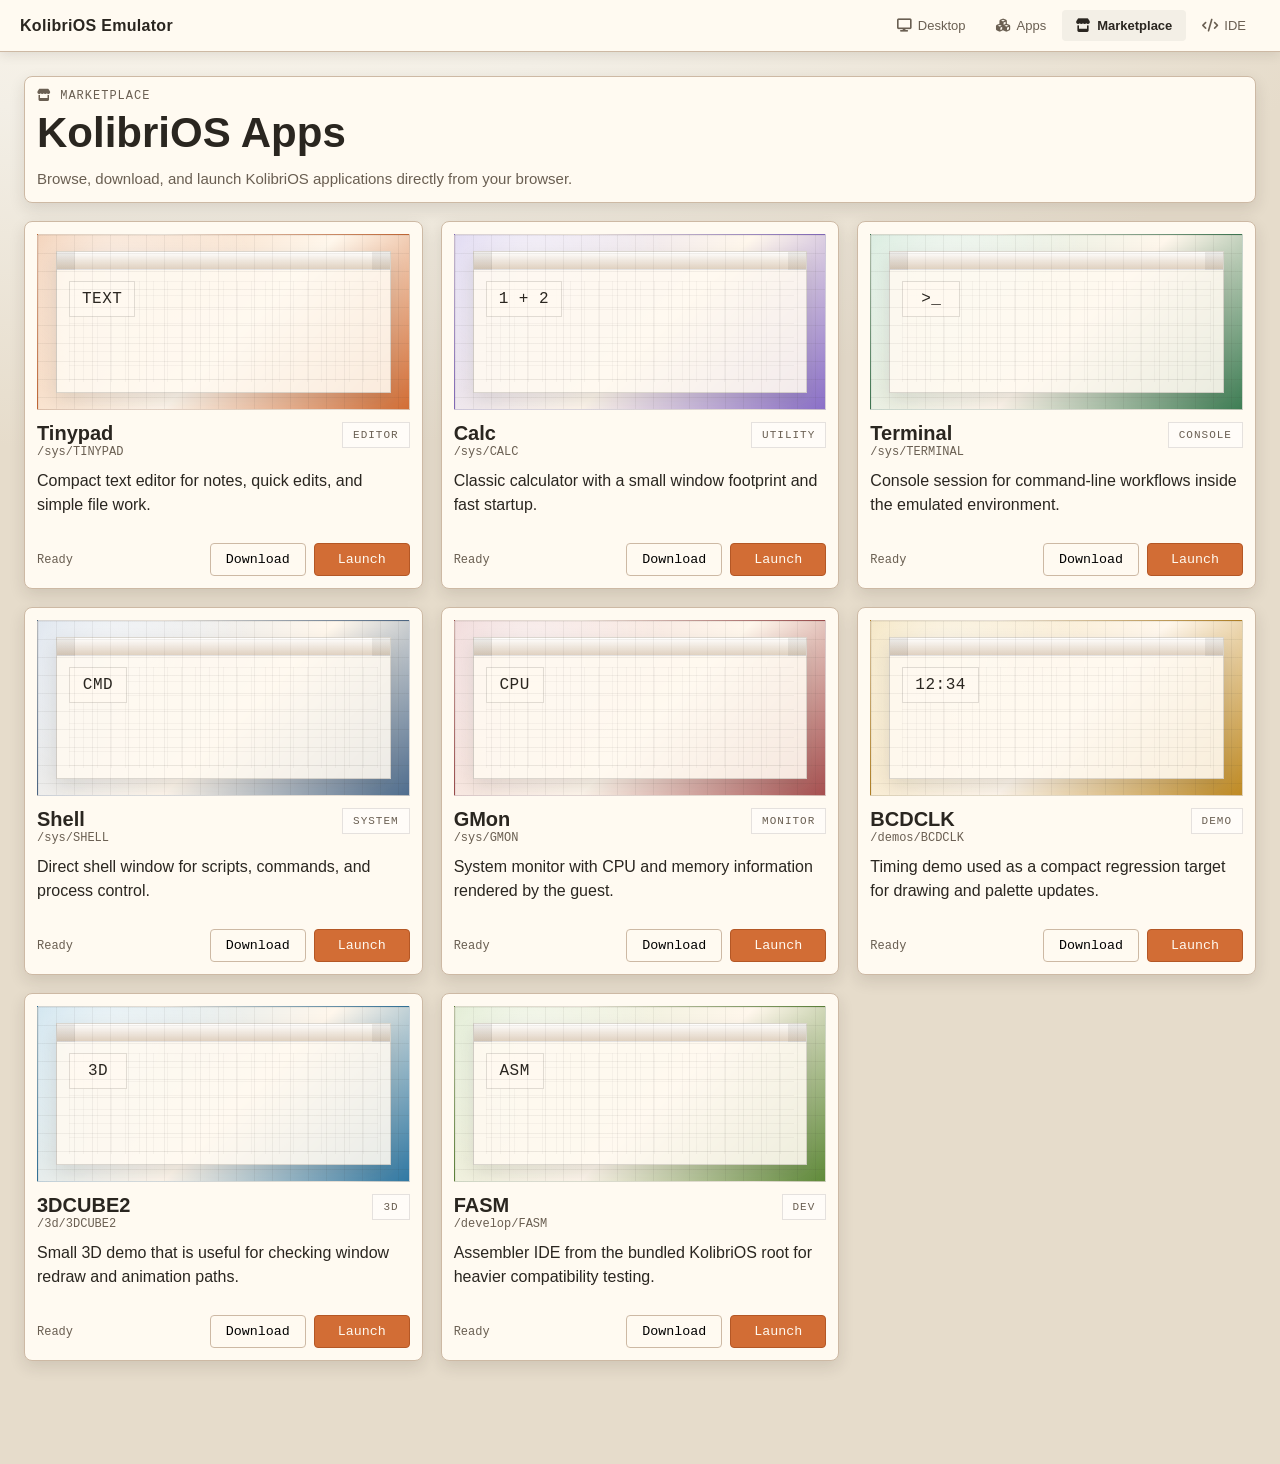
<file: marketplace.html>
<!doctype html>
<html lang="en">
  <head>
    <meta charset="UTF-8" />
    <meta name="viewport" content="width=device-width, initial-scale=1.0" />
    <title>KolibriOS Marketplace</title>
    <link rel="stylesheet" href="https://cdnjs.cloudflare.com/ajax/libs/font-awesome/6.5.1/css/all.min.css" />
    <link rel="stylesheet" href="src/style.css" />
  </head>
  <body class="storage-page">
    <nav class="navbar">
      <a href="index.html" class="navbar-brand">KolibriOS Emulator</a>
      <div class="navbar-links">
        <a href="launcher.html"><i class="fa-solid fa-display"></i> Desktop</a>
        <a href="apps.html"><i class="fa-solid fa-cubes"></i> Apps</a>
        <a href="marketplace.html" class="active"><i class="fa-solid fa-store"></i> Marketplace</a>
        <a href="ide/index.html"><i class="fa-solid fa-code"></i> IDE</a>
      </div>
    </nav>
    <div id="app" class="storage-app">
      <div id="screenPanel" class="storage-screen-panel">
        <div class="workspace storage-workspace" id="workspace">
          <div class="workspace-empty" id="workspaceEmpty" aria-hidden="true"></div>
        </div>
      </div>

      <aside class="storage-overlay">
        <section class="card storage-hero">
          <div class="card-title"><i class="fa-solid fa-store"></i> Marketplace</div>
          <div class="storage-hero-title">KolibriOS Apps</div>
          <p class="storage-hero-text">Browse, download, and launch KolibriOS applications directly from your browser.</p>
        </section>

        <section class="storage-catalog" id="storageCatalog"></section>

        <div class="storage-hidden-ui" aria-hidden="true">
          <div class="status" id="status"><i class="fa-solid fa-spinner fa-pulse"></i> Preparing catalog...</div>
          <input id="fileInput" type="file" accept=".kex,.bin,.com" tabindex="-1" />
          <button id="pickRootBtn" type="button" tabindex="-1">Pick FS Root</button>
          <button id="clearRootBtn" type="button" tabindex="-1">Clear FS Root</button>
          <button id="runBtn" type="button" tabindex="-1">Run</button>
          <button id="stopBtn" type="button" tabindex="-1">Stop</button>
          <label><input id="traceSyscalls" type="checkbox" tabindex="-1" /></label>
          <label><input id="traceImages" type="checkbox" tabindex="-1" /></label>
          <label><input id="traceOpcodes" type="checkbox" tabindex="-1" /></label>
          <div id="fsRootStatus">FS root: preparing...</div>
          <div id="sessionInfo">Session idle</div>
          <pre id="info">No image loaded.</pre>
          <pre id="log">Ready.</pre>
        </div>
      </aside>
    </div>

    <script>
      window.KosEmuPageConfig = {
        skipPersistedRootRestore: true
      };
    </script>
    <script src="src/boot.js"></script>
    <script src="src/vendor/lzma_worker-min.js"></script>
    <script src="src/vendor/fflate-umd.js"></script>
    <script src="src/format/bytes.js"></script>
    <script src="src/format/kex-loader.js"></script>
    <script src="src/gfx/font-5x7.js"></script>
    <script src="src/gfx/kolibri-font-assets.js"></script>
    <script src="src/gfx/kolibri-font.js"></script>
    <script src="src/gfx/kolibri-skin-assets.js"></script>
    <script src="src/gfx/kolibri-skin.js"></script>
    <script src="src/gfx/surface.js"></script>
    <script src="src/core/access.js"></script>
    <script src="src/libs/registry.js"></script>
    <script src="src/libs/http.obj.js"></script>
    <script src="src/libs/cnv_png.obj.js"></script>
    <script src="src/libs/libimg.obj.js"></script>
    <script src="src/libs/libini.obj.js"></script>
    <script src="src/libs/runtime.js"></script>
    <script src="src/host/environment.js"></script>
    <script src="src/core/runtime.js"></script>
    <script src="src/core/execute.js"></script>
    <script src="src/syscall/dispatcher.js"></script>
    <script src="src/core/wasm.js"></script>
    <script src="src/core/wasm-glue.js"></script>
    <script src="src/emulator.js"></script>
    <script src="src/ui/fs.js"></script>
    <script src="src/ui/app.js"></script>
    <script src="src/ui/fs-root.js"></script>
    <script src="src/ui/session.js"></script>
    <script src="src/ui/session-manager.js"></script>
    <script src="assets_kolibrios/builtin-root-data.js"></script>
    <script src="src/app.js"></script>
    <script src="src/ui/storage.js"></script>
  </body>
</html>
</file>
<file: src/style.css>
:root {
  --bg: #f3efe6;
  --bg2: #e6dccb;
  --panel: #fffaf1;
  --ink: #2a2620;
  --muted: #6a5f52;
  --accent: #d26d35;
  --accent-dark: #b45725;
  --border: #cdb9a4;
  --shadow: rgba(40, 32, 24, 0.12);
  --mono: "Cascadia Code", "Fira Code", "Consolas", monospace;
  --sans: "Trebuchet MS", "Lucida Sans Unicode", "Lucida Grande", sans-serif;
  --radius: 8px;
  --radius-sm: 4px;
  --transition: 160ms ease;
  --navbar-height: 52px;
}

* {
  box-sizing: border-box;
}

body {
  margin: 0;
  font-family: var(--sans);
  color: var(--ink);
  background:
    radial-gradient(1200px 600px at 15% -10%, #fff8ec 0%, var(--bg) 45%, var(--bg2) 100%),
    repeating-linear-gradient(45deg, rgba(255, 255, 255, 0.15) 0, rgba(255, 255, 255, 0.15) 1px, transparent 1px, transparent 12px);
  min-height: 100vh;
}

body.launcher-page {
  background: #000;
  color: #e6e6e6;
  overflow: hidden;
}

#app {
  max-width: 1200px;
  margin: 0 auto;
  padding: 24px;
  display: flex;
  flex-direction: column;
  gap: 20px;
}

body.launcher-page #app {
  max-width: none;
  margin: 0;
  padding: 0;
  min-height: 100vh;
}

.launcher-app {
  position: relative;
  min-height: 100vh;
}

.launcher-toolbar {
  position: fixed;
  top: 64px;
  left: 50%;
  z-index: 60;
  display: flex;
  align-items: center;
  justify-content: center;
  flex-wrap: wrap;
  gap: 10px;
  opacity: 0;
  pointer-events: none;
  transform: translateX(-50%) translateY(-10px);
  transition: opacity 160ms ease, transform 160ms ease;
  max-width: calc(100vw - 40px);
}

.launcher-status {
  min-height: 32px;
  display: inline-flex;
  align-items: center;
  padding: 6px 12px;
  border: 1px solid rgba(255, 255, 255, 0.16);
  background: rgba(0, 0, 0, 0.68);
  color: rgba(235, 235, 235, 0.92);
  font-family: var(--mono);
  font-size: 12px;
  backdrop-filter: blur(8px);
}

.launcher-action {
  border-color: rgba(255, 255, 255, 0.16);
  background: rgba(12, 12, 12, 0.88);
  color: #f3f3f3;
}

.launcher-workspace {
  min-height: 100vh;
  height: 100vh;
  border: none;
  background: #000;
  box-shadow: none;
}

.launcher-workspace::before {
  display: none;
}

.launcher-workspace.workspace-drop-target {
  box-shadow:
    inset 0 0 0 2px rgba(255, 212, 96, 0.72),
    inset 0 0 0 10px rgba(255, 255, 255, 0.06);
}

.launcher-workspace .workspace-empty {
  border-color: rgba(255, 255, 255, 0.2);
  background: rgba(0, 0, 0, 0.46);
  color: rgba(241, 241, 241, 0.78);
  backdrop-filter: blur(6px);
}

.launcher-session-info {
  position: fixed;
  top: 108px;
  left: 50%;
  z-index: 60;
  padding: 6px 10px;
  border: 1px solid rgba(255, 255, 255, 0.14);
  background: rgba(0, 0, 0, 0.62);
  color: rgba(231, 231, 231, 0.85);
  font-family: var(--mono);
  font-size: 12px;
  backdrop-filter: blur(8px);
  opacity: 0;
  pointer-events: none;
  transform: translateX(-50%) translateY(-10px);
  transition: opacity 160ms ease, transform 160ms ease;
  max-width: calc(100vw - 40px);
  white-space: nowrap;
  overflow: hidden;
  text-overflow: ellipsis;
}

body.launcher-page.launcher-overlays-visible .launcher-toolbar,
body.launcher-page.launcher-overlays-visible .launcher-session-info {
  opacity: 1;
  pointer-events: auto;
  transform: translateX(-50%) translateY(0);
}

.launcher-hidden-ui,
.storage-hidden-ui {
  position: absolute;
  width: 1px;
  height: 1px;
  padding: 0;
  margin: -1px;
  overflow: hidden;
  clip: rect(0, 0, 0, 0);
  clip-path: inset(50%);
  white-space: nowrap;
  border: 0;
}

body.storage-page {
  overflow-x: hidden;
  overflow-y: auto;
  background:
    radial-gradient(1200px 600px at 15% -10%, #fff8ec 0%, var(--bg) 45%, var(--bg2) 100%),
    repeating-linear-gradient(45deg, rgba(255, 255, 255, 0.15) 0, rgba(255, 255, 255, 0.15) 1px, transparent 1px, transparent 12px);
}

body.storage-page #app {
  max-width: none;
  margin: 0;
  padding: 0;
  min-height: calc(100vh - var(--navbar-height));
}

.storage-app {
  position: relative;
  min-height: calc(100vh - var(--navbar-height));
}

.storage-screen-panel {
  position: absolute;
  inset: 0;
  z-index: auto;
  pointer-events: none;
  background: transparent;
}

body.storage-page .storage-workspace {
  position: absolute;
  inset: 0;
  width: 100%;
  height: calc(100vh - var(--navbar-height));
  min-height: calc(100vh - var(--navbar-height));
  border: none;
  box-shadow: none;
  overflow: visible;
  background: transparent !important;
  pointer-events: none;
}

body.storage-page .storage-workspace::before {
  display: none !important;
}

body.storage-page .storage-workspace .workspace-empty {
  display: none;
}

.storage-overlay {
  position: relative;
  padding: 24px 24px 56px;
  display: flex;
  flex-direction: column;
  gap: 18px;
  pointer-events: none;
}

.storage-overlay > * {
  position: relative;
  z-index: 10;
  width: min(1320px, 100%);
  margin: 0 auto;
  pointer-events: auto;
}

.storage-header,
.storage-hero {
  background: rgba(255, 255, 255, 0.94);
  border-color: rgba(118, 132, 150, 0.2);
  box-shadow: 0 12px 30px rgba(34, 44, 64, 0.08);
  backdrop-filter: blur(10px);
}

.storage-header {
  position: sticky;
  top: 0;
  z-index: 24;
  align-items: flex-start;
  justify-content: space-between;
  flex-wrap: wrap;
}

.storage-header-actions {
  display: flex;
  align-items: center;
  gap: 10px;
  flex-wrap: wrap;
  justify-content: flex-end;
  width: 100%;
}

.storage-header-actions .status {
  flex: 1 1 220px;
  min-width: 0;
}

.storage-hero {
  padding: 18px;
  border-radius: var(--radius);
}

.storage-hero-title {
  font-size: clamp(28px, 4vw, 42px);
  font-weight: 700;
  line-height: 1.05;
  margin-top: 4px;
}

.storage-hero-text {
  margin: 12px 0 0;
  max-width: 780px;
  color: var(--muted);
  font-size: 15px;
  line-height: 1.55;
}

.storage-catalog {
  display: grid;
  grid-template-columns: repeat(3, minmax(0, 1fr));
  gap: 18px;
  padding-bottom: 28px;
}

.storage-card {
  display: flex;
  flex-direction: column;
  gap: 12px;
  height: 100%;
  background: rgba(255, 255, 255, 0.96);
  border-color: rgba(118, 132, 150, 0.18);
  border-radius: var(--radius);
  box-shadow: 0 10px 24px rgba(34, 44, 64, 0.06);
  transition: transform var(--transition), box-shadow var(--transition), border-color var(--transition);
}

.storage-card:hover {
  transform: translateY(-1px);
}

.storage-card-running {
  border-color: var(--accent-dark);
  box-shadow: 0 12px 24px rgba(125, 72, 32, 0.18);
}

.storage-shot {
  position: relative;
  overflow: hidden;
  min-height: 176px;
  border: 1px solid rgba(42, 38, 32, 0.12);
  background:
    radial-gradient(circle at 20% 20%, rgba(255, 255, 255, 0.6), rgba(255, 255, 255, 0) 42%),
    linear-gradient(135deg, var(--storage-shot-accent-soft) 0%, #fff7ec 55%, var(--storage-shot-accent) 100%);
}

.storage-shot::after {
  content: "";
  position: absolute;
  inset: 0;
  background:
    linear-gradient(90deg, rgba(42, 38, 32, 0.06) 1px, transparent 1px) 0 0 / 18px 18px,
    linear-gradient(rgba(42, 38, 32, 0.06) 1px, transparent 1px) 0 0 / 18px 18px;
  pointer-events: none;
}

.storage-shot-window {
  position: absolute;
  left: 18px;
  right: 18px;
  top: 16px;
  bottom: 16px;
  border: 1px solid rgba(42, 38, 32, 0.16);
  background: rgba(255, 250, 241, 0.88);
  box-shadow: 0 8px 18px rgba(36, 31, 26, 0.12);
}

.storage-shot-toolbar {
  height: 18px;
  background:
    linear-gradient(90deg, rgba(42, 38, 32, 0.08) 0 18px, transparent 18px calc(100% - 18px), rgba(42, 38, 32, 0.08) calc(100% - 18px)),
    linear-gradient(180deg, rgba(255, 255, 255, 0.88), rgba(221, 206, 188, 0.92));
  border-bottom: 1px solid rgba(42, 38, 32, 0.12);
}

.storage-shot-body {
  position: absolute;
  inset: 19px 0 0;
  padding: 10px 12px;
  overflow: hidden;
}

.storage-shot-grid {
  position: absolute;
  inset: 10px 12px;
  background:
    linear-gradient(90deg, rgba(42, 38, 32, 0.05) 1px, transparent 1px) 0 0 / 14px 14px,
    linear-gradient(rgba(42, 38, 32, 0.05) 1px, transparent 1px) 0 0 / 14px 14px;
  opacity: 0.7;
}

.storage-shot-title {
  position: relative;
  display: inline-flex;
  align-items: center;
  justify-content: center;
  min-width: 58px;
  padding: 8px 12px;
  border: 1px solid rgba(42, 38, 32, 0.14);
  background: rgba(255, 250, 241, 0.9);
  font-family: var(--mono);
  font-size: 16px;
  letter-spacing: 0.5px;
}

.storage-card-body {
  display: flex;
  flex-direction: column;
  gap: 10px;
}

.storage-card-top {
  display: flex;
  align-items: flex-start;
  justify-content: space-between;
  gap: 12px;
}

.storage-app-name {
  font-size: 20px;
  font-weight: 700;
}

.storage-app-path {
  color: var(--muted);
}

.storage-badge {
  padding: 6px 10px;
  border: 1px solid rgba(42, 38, 32, 0.12);
  background: rgba(255, 255, 255, 0.54);
  color: var(--muted);
  font-family: var(--mono);
  font-size: 11px;
  text-transform: uppercase;
  letter-spacing: 1px;
}

.storage-card-description {
  margin: 0;
  color: var(--ink);
  line-height: 1.45;
  min-height: 64px;
}

.storage-card-footer {
  display: flex;
  align-items: center;
  justify-content: space-between;
  gap: 12px;
  flex-wrap: wrap;
}

.storage-card-state {
  color: var(--muted);
  font-family: var(--mono);
  font-size: 12px;
}

.storage-card-running .storage-card-state {
  color: var(--accent-dark);
}

.storage-actions {
  display: flex;
  align-items: center;
  gap: 8px;
}

.storage-actions button {
  min-width: 96px;
  position: relative;
  z-index: 40;
}

body.storage-page .workspace-desktop,
body.storage-page .workspace-desktop-canvas {
  pointer-events: none;
}

body.storage-page .workspace-desktop {
  background: transparent;
}

body.storage-page .workspace-desktop-canvas {
  display: none;
  z-index: 0;
}

body.storage-page .workspace-window,
body.storage-page .workspace-window-shell,
body.storage-page .workspace-window-canvas {
  pointer-events: auto;
}

body.storage-page .workspace-window {
  z-index: 24;
}

body.storage-page .workspace-window-chrome {
  pointer-events: none;
}

.app-header {
  display: flex;
  align-items: center;
  justify-content: space-between;
  gap: 16px;
  padding: 16px 18px;
  background: var(--panel);
  border: 1px solid var(--border);
  border-radius: var(--radius);
  box-shadow: 0 8px 20px var(--shadow);
}

.title {
  font-size: 22px;
  font-weight: 700;
  letter-spacing: 0.5px;
}

.subtitle {
  color: var(--muted);
  font-size: 13px;
  margin-top: 4px;
}

.status {
  font-family: var(--mono);
  font-size: 12px;
  padding: 6px 10px;
  border: 1px solid var(--border);
  border-radius: var(--radius-sm);
  background: #fef7ea;
}

.controls {
  display: flex;
  align-items: center;
  gap: 12px;
  flex-wrap: wrap;
}

.file-picker {
  position: relative;
  display: inline-flex;
  align-items: center;
  gap: 8px;
  padding: 8px 12px;
  border: 1px solid var(--border);
  border-radius: var(--radius-sm);
  background: var(--panel);
  cursor: pointer;
  font-family: var(--mono);
}

.file-picker input {
  position: absolute;
  inset: 0;
  opacity: 0;
  cursor: pointer;
}

.toggle {
  display: inline-flex;
  align-items: center;
  gap: 8px;
  padding: 6px 10px;
  border: 1px solid var(--border);
  border-radius: var(--radius-sm);
  background: var(--panel);
  font-family: var(--mono);
  font-size: 12px;
  cursor: pointer;
}

.toggle input {
  accent-color: var(--accent);
}

.cpu-backend-control {
  cursor: default;
}

.cpu-backend-control select,
.launcher-select select {
  appearance: none;
  border: none;
  background: transparent;
  color: inherit;
  font: inherit;
  min-width: 88px;
  padding: 0;
  cursor: pointer;
  outline: none;
}

.cpu-backend-control select {
  color: var(--ink);
}

.launcher-select {
  display: inline-flex;
  align-items: center;
  gap: 8px;
}

.launcher-select select {
  color: #f3f3f3;
}

.fs-root-status {
  font-family: var(--mono);
  font-size: 12px;
  color: var(--muted);
  padding: 8px 10px;
  border: 1px dashed var(--border);
  border-radius: var(--radius-sm);
  background: rgba(255, 250, 241, 0.85);
  min-width: 240px;
}

button {
  padding: 8px 14px;
  border: 1px solid var(--border);
  border-radius: var(--radius-sm);
  background: var(--panel);
  cursor: pointer;
  font-family: var(--mono);
}

.button-link {
  display: inline-flex;
  align-items: center;
  justify-content: center;
  padding: 8px 14px;
  border: 1px solid var(--border);
  border-radius: var(--radius-sm);
  background: var(--panel);
  color: var(--ink);
  cursor: pointer;
  font-family: var(--mono);
  text-decoration: none;
}

button.primary {
  background: var(--accent);
  border-color: var(--accent-dark);
  color: #fffaf1;
}

button:disabled {
  opacity: 0.6;
  cursor: not-allowed;
}

select:disabled {
  opacity: 0.6;
  cursor: not-allowed;
}

.main {
  display: grid;
  grid-template-columns: minmax(0, 1fr) minmax(300px, 360px);
  gap: 20px;
  align-items: start;
}

.screen-panel {
  background: var(--panel);
  border: 1px solid var(--border);
  border-radius: var(--radius);
  box-shadow: 0 10px 24px var(--shadow);
  padding: 12px;
  display: flex;
  flex-direction: column;
  gap: 10px;
  align-items: stretch;
  justify-self: stretch;
  min-width: 0;
}

.screen-panel-header {
  display: flex;
  align-items: center;
  justify-content: space-between;
  gap: 12px;
}

.screen-title {
  font-family: var(--mono);
  font-size: 12px;
  color: var(--muted);
  text-transform: uppercase;
  letter-spacing: 1px;
}

.screen-action {
  padding: 6px 10px;
  font-size: 12px;
}

.workspace {
  position: relative;
  min-height: 68vh;
  height: min(78vh, 860px);
  overflow: auto;
  overscroll-behavior: contain;
  border: 1px solid var(--border);
  background:
    radial-gradient(circle at 20% 15%, rgba(255, 255, 255, 0.24), rgba(255, 255, 255, 0) 42%),
    linear-gradient(135deg, #bfcfbe 0%, #a4b798 42%, #8ea27f 100%);
  box-shadow: inset 0 0 0 1px rgba(255, 255, 255, 0.18);
}

.workspace:fullscreen,
.workspace:-webkit-full-screen {
  width: 100vw;
  height: 100vh;
  min-height: 100vh;
  border: none;
  box-shadow: none;
  overflow: hidden;
}

.workspace:fullscreen .workspace-empty,
.workspace:-webkit-full-screen .workspace-empty {
  inset: 20px;
}

.screen-panel:fullscreen,
.screen-panel:-webkit-full-screen {
  width: 100vw;
  height: 100vh;
  max-width: none;
  margin: 0;
  padding: 12px;
  border: none;
  box-shadow: none;
}

.screen-panel:fullscreen .workspace,
.screen-panel:-webkit-full-screen .workspace {
  min-height: 0;
  height: auto;
  flex: 1 1 auto;
}

.screen-panel:fullscreen .workspace-empty,
.screen-panel:-webkit-full-screen .workspace-empty {
  inset: 20px;
}

.workspace::before {
  content: "";
  position: absolute;
  inset: 0;
  background:
    linear-gradient(rgba(255, 255, 255, 0.08), rgba(255, 255, 255, 0.08)) 0 0 / 100% 1px no-repeat,
    linear-gradient(90deg, rgba(42, 38, 32, 0.06) 1px, transparent 1px) 0 0 / 28px 28px,
    linear-gradient(rgba(42, 38, 32, 0.06) 1px, transparent 1px) 0 0 / 28px 28px;
  pointer-events: none;
}

.workspace.workspace-drop-target {
  box-shadow:
    inset 0 0 0 2px rgba(201, 125, 36, 0.68),
    inset 0 0 0 10px rgba(255, 246, 231, 0.18);
}

.workspace.workspace-drop-target::before {
  background:
    linear-gradient(rgba(255, 255, 255, 0.08), rgba(255, 255, 255, 0.08)) 0 0 / 100% 1px no-repeat,
    linear-gradient(rgba(201, 125, 36, 0.12), rgba(201, 125, 36, 0.12)),
    linear-gradient(90deg, rgba(42, 38, 32, 0.06) 1px, transparent 1px) 0 0 / 28px 28px,
    linear-gradient(rgba(42, 38, 32, 0.06) 1px, transparent 1px) 0 0 / 28px 28px;
}

.workspace.workspace-drop-target .workspace-empty {
  border-color: rgba(201, 125, 36, 0.62);
  background: rgba(255, 246, 231, 0.4);
  color: rgba(78, 52, 28, 0.9);
}

.workspace-empty {
  position: absolute;
  inset: 18px;
  display: flex;
  align-items: center;
  justify-content: center;
  padding: 20px;
  color: rgba(42, 38, 32, 0.7);
  font-family: var(--mono);
  font-size: 13px;
  text-align: center;
  border: 1px dashed rgba(255, 250, 241, 0.55);
  background: rgba(255, 250, 241, 0.22);
  backdrop-filter: blur(2px);
}

.workspace-empty[hidden] {
  display: none;
}

body.launcher-page .navbar {
  position: fixed;
  top: 0;
  left: 0;
  right: 0;
  z-index: 200;
  background: rgba(255, 250, 241, 0.96);
  backdrop-filter: blur(8px);
  border-bottom-color: rgba(205, 185, 164, 0.5);
}

body.launcher-page .launcher-app {
  padding-top: var(--navbar-height);
}

body.launcher-page .launcher-workspace {
  position: fixed;
  inset: var(--navbar-height) 0 0;
  width: 100vw;
  height: calc(100vh - var(--navbar-height));
  min-height: calc(100vh - var(--navbar-height));
  overflow: hidden;
  border: none;
  background: #000;
  box-shadow: none;
}

body.launcher-page .launcher-workspace::before {
  display: none;
}

.workspace-desktop {
  position: relative;
  min-width: 100%;
  min-height: 100%;
}

.workspace-desktop-canvas {
  position: absolute;
  left: 0;
  top: 0;
  display: block;
  width: auto;
  height: auto;
  z-index: 0;
  image-rendering: pixelated;
  touch-action: none;
  -webkit-touch-callout: none;
}

.workspace-window {
  position: absolute;
  left: 0;
  top: 0;
  overflow: hidden;
  background: transparent;
  box-shadow: 0 12px 26px rgba(36, 31, 26, 0.28);
}

.workspace-window-pending {
  display: none;
}

.workspace-window-minimized {
  display: none;
}

.workspace-window.active {
  box-shadow: 0 18px 34px rgba(36, 31, 26, 0.36);
}

.workspace-window-shaped,
.workspace-window-shaped.active,
.workspace-window-shaped.workspace-window-stopped,
.workspace-window-shaped.workspace-window-rolled-up {
  box-shadow: none;
}

.workspace-window-stopped {
  filter: saturate(0.8);
  box-shadow: 0 10px 22px rgba(72, 36, 36, 0.34);
}

.workspace-window-rolled-up {
  box-shadow: 0 10px 22px rgba(36, 31, 26, 0.24);
}

.workspace-window-shell {
  position: relative;
  display: block;
  overflow: hidden;
  line-height: 0;
  outline: none;
  background: #0f0f0f;
  touch-action: none;
  user-select: none;
  -webkit-user-select: none;
  -webkit-touch-callout: none;
}

.workspace-window-canvas {
  position: absolute;
  inset: 0;
  display: block;
  width: auto;
  height: auto;
  image-rendering: pixelated;
}

.workspace-window-chrome {
  position: absolute;
  inset: 0;
  display: block;
  width: auto;
  height: auto;
  pointer-events: none;
  image-rendering: pixelated;
}

.screen-footer {
  font-size: 12px;
  color: var(--muted);
}

.ide-mode .navbar,
.ide-mode .controls,
.ide-mode .side-panel {
  display: none;
}
.ide-mode .main {
  grid-template-columns: 1fr;
}

.side-panel {
  display: flex;
  flex-direction: column;
  gap: 16px;
  min-width: 0;
  width: min(360px, 100%);
  justify-self: end;
  position: sticky;
  top: 24px;
}

.card {
  background: var(--panel);
  border: 1px solid var(--border);
  border-radius: var(--radius);
  box-shadow: 0 6px 16px var(--shadow);
  padding: 12px;
  transition: transform var(--transition), box-shadow var(--transition);
}

.card-title {
  font-family: var(--mono);
  font-size: 12px;
  text-transform: uppercase;
  letter-spacing: 1px;
  color: var(--muted);
  margin-bottom: 8px;
}

.mono {
  font-family: var(--mono);
  font-size: 12px;
  white-space: pre-wrap;
  margin: 0;
  max-height: 260px;
  overflow: auto;
}

.reg-grid {
  font-size: 11px;
  line-height: 1.5;
  white-space: pre;
  max-height: 300px;
}

.reg-grid .flags {
  color: var(--accent);
}

.exec-controls {
  display: flex;
  flex-direction: column;
  gap: 8px;
}

.exec-btn-row {
  display: flex;
  gap: 6px;
}

.exec-btn-row .exec-btn {
  flex: 1;
}

.exec-btn {
  font-family: var(--mono);
  font-size: 12px;
  padding: 4px 10px;
  border: 1px solid var(--border);
  border-radius: 4px;
  background: var(--panel);
  color: var(--text);
  cursor: pointer;
  text-transform: uppercase;
  letter-spacing: 0.5px;
}

.exec-btn:hover:not(:disabled) {
  background: var(--accent);
  color: var(--bg);
}

.exec-btn:disabled {
  opacity: 0.4;
  cursor: default;
}

.speed-label {
  display: flex;
  align-items: center;
  gap: 8px;
  font-family: var(--mono);
  font-size: 11px;
  color: var(--muted);
}

.speed-slider {
  flex: 1;
  height: 4px;
  cursor: pointer;
  accent-color: var(--accent);
}

.speed-value {
  min-width: 40px;
  text-align: right;
  font-size: 11px;
  color: var(--muted);
}

@media (max-width: 900px) {
  .main {
    grid-template-columns: 1fr;
  }

  .storage-overlay {
    padding: 12px;
  }

  .storage-header-actions {
    align-items: stretch;
  }

  .storage-header-actions .status,
  .storage-header-actions .toggle,
  .storage-header-actions .button-link,
  .storage-header-actions button {
    width: auto;
  }

  .storage-card-footer {
    flex-direction: column;
    align-items: stretch;
  }

  .storage-actions {
    width: 100%;
  }

  .storage-actions button {
    flex: 1 1 0;
  }
}

@media (max-width: 1100px) {
  .storage-catalog {
    grid-template-columns: repeat(2, minmax(0, 1fr));
  }
}

@media (max-width: 700px) {
  .storage-catalog {
    grid-template-columns: 1fr;
  }

  .storage-header-actions .status,
  .storage-header-actions .toggle,
  .storage-header-actions .button-link,
  .storage-header-actions button {
    width: 100%;
  }
}

/* Navbar */
.navbar {
  display: flex;
  align-items: center;
  gap: 16px;
  padding: 0 20px;
  height: var(--navbar-height);
  background: var(--panel);
  border-bottom: 1px solid var(--border);
  box-shadow: 0 2px 12px var(--shadow);
  position: sticky;
  top: 0;
  z-index: 100;
}

.navbar-brand {
  font-weight: 700;
  font-size: 16px;
  color: var(--ink);
  text-decoration: none;
  letter-spacing: 0.3px;
  white-space: nowrap;
}

.navbar-links {
  display: flex;
  align-items: center;
  gap: 2px;
  margin-left: auto;
}

.navbar-links a {
  display: inline-flex;
  align-items: center;
  gap: 6px;
  padding: 8px 14px;
  color: var(--muted);
  text-decoration: none;
  font-size: 13px;
  border-radius: var(--radius-sm);
  transition: background var(--transition), color var(--transition);
  white-space: nowrap;
}

.navbar-links a:hover,
.navbar-links a.active {
  background: var(--bg);
  color: var(--ink);
}

.navbar-links a.active {
  font-weight: 600;
}

.navbar .status {
  margin-left: 8px;
  font-size: 11px;
  padding: 4px 10px;
  border-radius: var(--radius-sm);
}

/* Landing page */
body.landing-page {
  display: flex;
  flex-direction: column;
  align-items: center;
  justify-content: center;
  min-height: 100vh;
  margin: 0;
}

body.landing-page .navbar {
  position: fixed;
  top: 0;
  left: 0;
  right: 0;
}

.landing {
  text-align: center;
  padding: 40px 24px;
}

.landing-header {
  margin-bottom: 48px;
}

.landing-title {
  font-size: clamp(28px, 5vw, 42px);
  font-weight: 700;
  letter-spacing: 0.5px;
}

.landing-subtitle {
  color: var(--muted);
  font-size: 15px;
  margin-top: 6px;
}

.landing-cards {
  display: grid;
  grid-template-columns: repeat(4, 1fr);
  gap: 24px;
  max-width: 1100px;
  margin: 0 auto;
}

.landing-card {
  display: flex;
  flex-direction: column;
  align-items: center;
  gap: 16px;
  padding: 36px 24px;
  background: var(--panel);
  border: 1px solid var(--border);
  border-radius: var(--radius);
  box-shadow: 0 8px 24px var(--shadow);
  text-decoration: none;
  color: var(--ink);
  transition: transform var(--transition), box-shadow var(--transition);
  cursor: pointer;
}

.landing-card:hover {
  transform: translateY(-4px);
  box-shadow: 0 16px 36px var(--shadow);
}

.landing-card-icon {
  font-size: 48px;
  color: var(--accent);
}

.landing-card-title {
  font-size: 20px;
  font-weight: 700;
}

.landing-card-desc {
  font-size: 13px;
  color: var(--muted);
  line-height: 1.5;
}

@media (max-width: 900px) {
  .landing-cards {
    grid-template-columns: repeat(2, 1fr);
  }
}

@media (max-width: 500px) {
  .landing-cards {
    grid-template-columns: 1fr;
    gap: 16px;
  }
}
</file>
